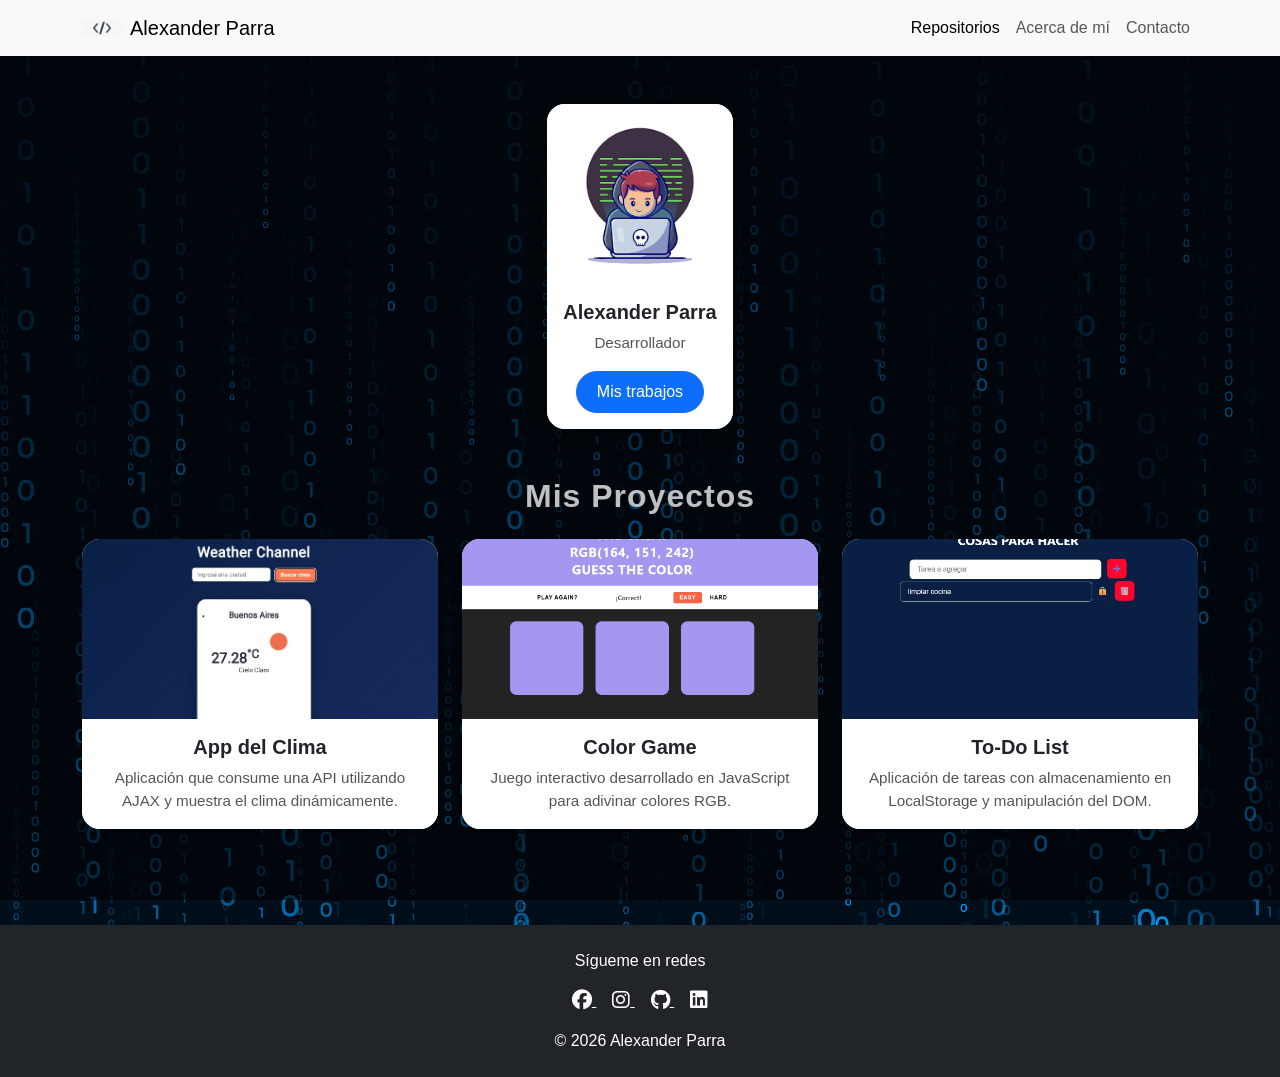
<file: index.html>
<!DOCTYPE html>
<html lang="es">
<head>
    <meta charset="UTF-8">
    <meta name="viewport" content="width=device-width, initial-scale=1.0">
    
    <link href="https://cdn.jsdelivr.net/npm/bootstrap@5.3.8/dist/css/bootstrap.min.css" 
          rel="stylesheet">

    <link rel="stylesheet" 
          href="https://cdnjs.cloudflare.com/ajax/libs/font-awesome/6.5.1/css/all.min.css">

    <link rel="stylesheet" href="./styles.css">

    <title>Portfolio | Alexander Parra</title>
</head>

<body class="d-flex flex-column min-vh-100">

<main class="flex-fill">

<nav class="navbar navbar-expand-lg navbar-light bg-light shadow-sm">
  <div class="container">
    
    <a class="navbar-brand d-flex align-items-center" href="#">
      <img src="./IMG/web img.png" alt="Logo Alexander Parra" width="40" class="me-2">
      Alexander Parra
    </a>

    <button class="navbar-toggler" type="button" data-bs-toggle="collapse" 
            data-bs-target="#navbarNav">
      <span class="navbar-toggler-icon"></span>
    </button>

    <div class="collapse navbar-collapse justify-content-end" id="navbarNav">
      <ul class="navbar-nav">

        <li class="nav-item">
          <a class="nav-link active" 
             href="https://github.com/Dey238?tab=repositories" 
             target="_blank" rel="noopener noreferrer">
             Repositorios
          </a>
        </li>

        <li class="nav-item">
          <a class="nav-link" href="./aboutMe.html">
            Acerca de mí
          </a>
        </li>

        <li class="nav-item">
          <a class="nav-link" href="./contact.html" target="_blank">
            Contacto
          </a>
        </li>

      </ul>
    </div>

  </div>
</nav>

<section class="d-flex justify-content-center my-5 px-3">
  <div class="card shadow" style="max-width: 20rem;">
    
    <img src="./IMG/devAvatar.png" 
         class="card-img-top" 
         alt="Avatar desarrollador Alexander Parra">

    <div class="card-body text-center">
        <h5 class="card-title">Alexander Parra</h5>
        <p class="card-text">Desarrollador</p>
        <a href="#proyectos" class="btn btn-primary">
          Mis trabajos
        </a>
    </div>

  </div>
</section>

<section id="proyectos" class="container my-5">
  <h2 class="text-center mb-4">Mis Proyectos</h2>

  <div class="row g-4 justify-content-center">

    <div class="col-12 col-md-6 col-lg-4">
      <div class="card h-100 shadow-sm">
        <a href="https://69a84ba22c74ad0770454414--famous-mandazi-de3b2c.netlify.app/" target="_blank" rel="noopener noreferrer">
          <img src="./IMG/Weather channel.jpg" 
               class="card-img-top" 
               alt="Aplicación del clima con AJAX">
        </a>
        <div class="card-body text-center">
          <h5 class="card-title">App del Clima</h5>
          <p class="card-text">
            Aplicación que consume una API utilizando AJAX y muestra el clima dinámicamente.
          </p>
        </div>
      </div>
    </div>

    <div class="col-12 col-md-6 col-lg-4">
      <div class="card h-100 shadow-sm">
        <a href="https://69a84c4ea5140e0574dfffdc--fastidious-puffpuff-7b0fab.netlify.app/" target="_blank" rel="noopener noreferrer">
          <img src="./IMG/ColorGame.jpg" 
               class="card-img-top" 
               alt="Juego de colores en JavaScript">
        </a>
        <div class="card-body text-center">
          <h5 class="card-title">Color Game</h5>
          <p class="card-text">
            Juego interactivo desarrollado en JavaScript para adivinar colores RGB.
          </p>
        </div>
      </div>
    </div>

    <div class="col-12 col-md-6 col-lg-4">
      <div class="card h-100 shadow-sm">
        <a href="https://69a84c9d92f7be143cf244b8--magnificent-speculoos-628ecf.netlify.app/" target="_blank" rel="noopener noreferrer">
          <img src="./IMG/To_do_list.jpg" 
               class="card-img-top" 
               alt="Lista de tareas con almacenamiento local">
        </a>
        <div class="card-body text-center">
          <h5 class="card-title">To-Do List</h5>
          <p class="card-text">
            Aplicación de tareas con almacenamiento en LocalStorage y manipulación del DOM.
          </p>
        </div>
      </div>
    </div>

  </div>
</section>
</main>

<footer class="bg-dark text-white py-4 mt-5">
  <div class="container text-center">
    
    <p>Sígueme en redes</p>

    <div class="mb-3">

      <a href="https://www.facebook.com/deyvier.alexander" 
         class="me-3 text-white" 
         target="_blank" rel="noopener noreferrer">
        <i class="fab fa-facebook fa-lg"></i>
      </a>

      <a href="https://www.instagram.com/dey.238/" 
         class="me-3 text-white" 
         target="_blank" rel="noopener noreferrer">
        <i class="fab fa-instagram fa-lg"></i>
      </a>

      <a href="https://github.com/Dey238" 
         class="me-3 text-white" 
         target="_blank" rel="noopener noreferrer">
        <i class="fab fa-github fa-lg"></i>
      </a>

      <a href="https://www.linkedin.com/in/deyvier-alexander" 
         class="text-white" 
         target="_blank" rel="noopener noreferrer">
        <i class="fab fa-linkedin fa-lg"></i>
      </a>

    </div>

    <p class="mb-0">© 2026 Alexander Parra</p>

  </div>
</footer>

<script src="https://cdn.jsdelivr.net/npm/bootstrap@5.3.8/dist/js/bootstrap.bundle.min.js"></script>

</body>
</html>
</file>
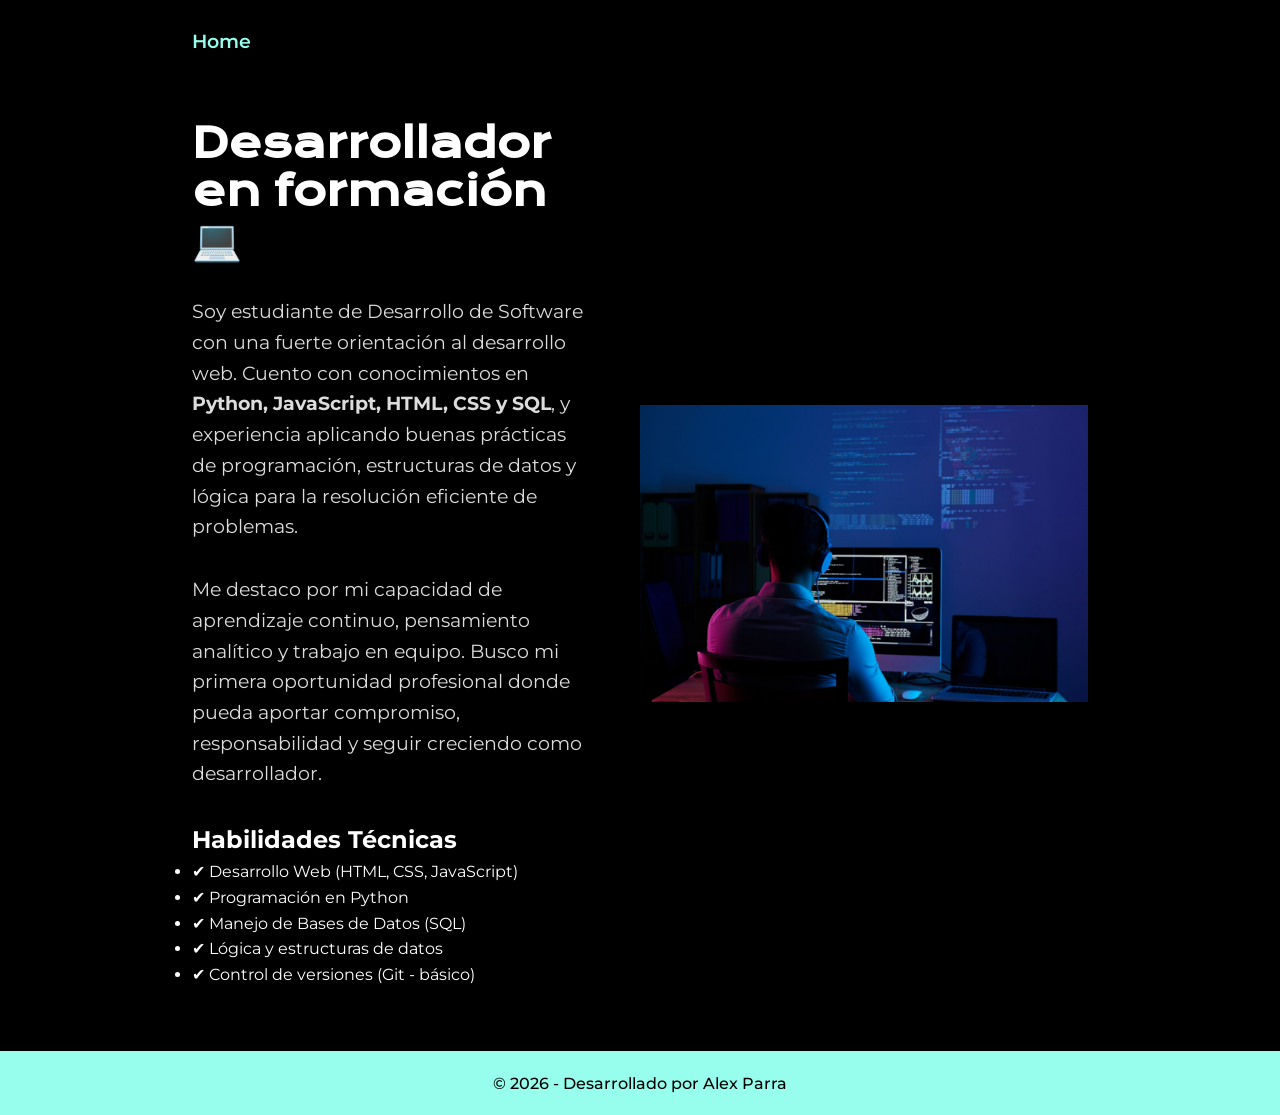
<file: aboutMe.html>
<!DOCTYPE html>
<html lang="es">
<head>
    <meta charset="UTF-8">
    <meta name="viewport" content="width=device-width, initial-scale=1.0">
    <meta name="description" content="Estudiante de desarrollo de software con conocimientos en Python, JavaScript, HTML, CSS y SQL. En búsqueda de oportunidades en desarrollo web.">
    <title>Sobre mí | Alex Parra</title>
    <link rel="stylesheet" href="./styles_aboutMe.css">
</head>

<body>

    <header class="header">
        <nav class="header__menu">
            <a class="header__menu__link" href="./index.html">Home</a>
        </nav>
    </header>

    <main class="presentacion">

        <section class="presentacion__contenido">

            <h1 class="presentacion__contenido__titulo">
                Desarrollador en formación 💻
            </h1>

            <p class="presentacion__contenido__texto">
                Soy estudiante de Desarrollo de Software con una fuerte orientación al desarrollo web.
                Cuento con conocimientos en <strong>Python, JavaScript, HTML, CSS y SQL</strong>, y experiencia aplicando buenas prácticas de programación,
                estructuras de datos y lógica para la resolución eficiente de problemas.
            </p>

            <p class="presentacion__contenido__texto">
                Me destaco por mi capacidad de aprendizaje continuo, pensamiento analítico y trabajo en equipo.
                Busco mi primera oportunidad profesional donde pueda aportar compromiso, responsabilidad
                y seguir creciendo como desarrollador.
            </p>

            <div class="presentacion__habilidades">
                <h2>Habilidades Técnicas</h2>
                <ul>
                    <li>✔ Desarrollo Web (HTML, CSS, JavaScript)</li>
                    <li>✔ Programación en Python</li>
                    <li>✔ Manejo de Bases de Datos (SQL)</li>
                    <li>✔ Lógica y estructuras de datos</li>
                    <li>✔ Control de versiones (Git - básico)</li>
                </ul>
            </div>

        </section>

        <img 
            class="presentacion__imagen" 
            src="./IMG/Recurso1.png" 
            alt="Desarrollador trabajando en su computadora">
    </main>

    <footer class="footer">
        <p>© 2026 - Desarrollado por Alex Parra</p>
    </footer>

</body>
</html>
</file>
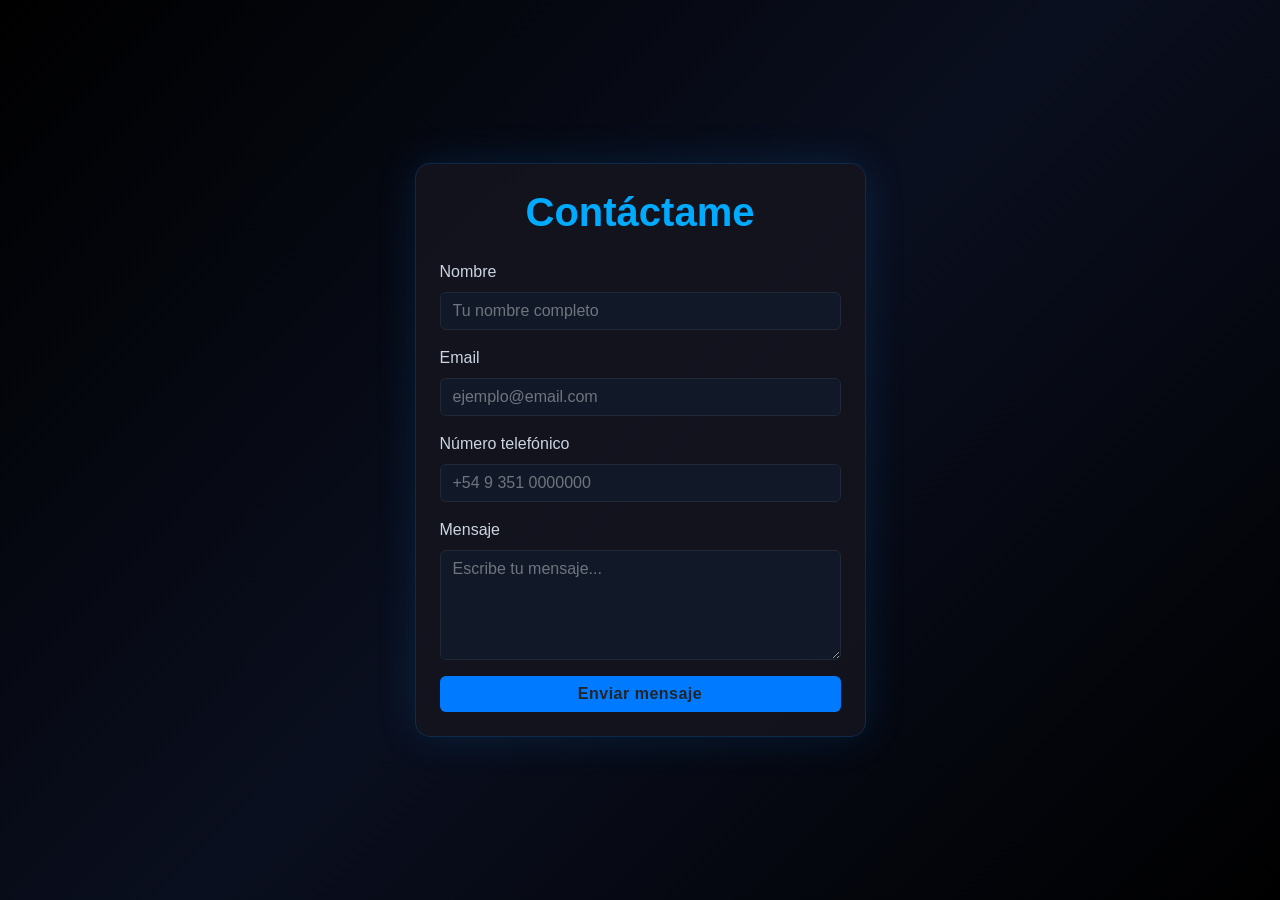
<file: contact.html>
<!DOCTYPE html>
<html lang="es">
<head>
    <meta charset="UTF-8">
    <meta name="viewport" content="width=device-width, initial-scale=1">
    <title>Contacto</title>

    <!-- Bootstrap -->
    <link href="https://cdn.jsdelivr.net/npm/bootstrap@5.3.2/dist/css/bootstrap.min.css" rel="stylesheet">

    <style>
        body {
            min-height: 100vh;
            display: flex;
            align-items: center;
            background: linear-gradient(135deg, #000000, #0a0f1f, #000000);
            font-family: "Segoe UI", sans-serif;
            color: white;
        }

        .contact-card {
            background: rgba(20, 20, 30, 0.9);
            border: 1px solid rgba(0, 140, 255, 0.2);
            border-radius: 15px;
            box-shadow: 0 0 40px rgba(0, 140, 255, 0.15);
        }

        h1 {
            color: #00aaff;
            font-weight: 600;
        }

        .form-control {
            background-color: #111827;
            border: 1px solid #1f2937;
            color: white;
        }

        .form-control:focus {
            background-color: #0f172a;
            border-color: #00aaff;
            box-shadow: 0 0 0 0.2rem rgba(0, 170, 255, 0.25);
            color: white;
        }

        .form-control::placeholder {
            color: rgba(255,255,255,0.4);
        }

        label {
            color: #cbd5e1;
            font-weight: 500;
        }

        .btn-custom {
            background: #007bff;
            border: none;
            font-weight: 600;
            letter-spacing: 0.5px;
            transition: 0.3s ease;
        }

        .btn-custom:hover {
            background: #00aaff;
            box-shadow: 0 0 15px #00aaff;
            transform: translateY(-2px);
        }

    </style>
</head>
    
<body>

<main class="container">
    <div class="row justify-content-center">
        <div class="col-md-6 col-lg-5">

            <div class="contact-card p-4">
                <h1 class="text-center mb-4">Contáctame</h1>

                <form action="https://formspree.io/f/meeeqdba" method="POST">

                    <div class="mb-3">
                        <label for="name" class="form-label">Nombre</label>
                        <input type="text" class="form-control" id="name" name="nombre" placeholder="Tu nombre completo" required>
                    </div>

                    <div class="mb-3">
                        <label for="email" class="form-label">Email</label>
                        <input type="email" class="form-control" id="email" name="email" placeholder="ejemplo@email.com" required>
                    </div>

                    <div class="mb-3">
                        <label for="tlf" class="form-label">Número telefónico</label>
                        <input type="tel" class="form-control" id="tlf" name="telefono" placeholder="+54 9 351 0000000">
                    </div>

                    <div class="mb-3">
                        <label for="mensaje" class="form-label">Mensaje</label>
                        <textarea class="form-control" id="mensaje" name="mensaje" rows="4" placeholder="Escribe tu mensaje..." required></textarea>
                    </div>

                    <div class="d-grid">
                        <button type="submit" class="btn btn-custom">
                            Enviar mensaje
                        </button>
                    </div>

                </form>
            </div>

        </div>
    </div>
</main>

</body>
</html>
</file>
<file: styles.css>
body {
  background-image: url("./IMG/sl_031420_28950_10.jpg");
  background-size: cover;
  background-position: center;
  background-repeat: no-repeat;
  min-height: 100vh;
  position: relative;
  font-family: 'Segoe UI', Tahoma, Geneva, Verdana, sans-serif;
}

body::before {
  content: "";
  position: fixed;
  inset: 0;
  background: rgba(0, 0, 0, 0.55);
  z-index: -1;
}

h2 {
  font-weight: 600;
  letter-spacing: 1px;
  color: silver;
}

.card {
  border: none;
  border-radius: 18px;
  overflow: hidden;
  transition: all 0.35s ease;
  backdrop-filter: blur(4px);
}

.card:hover {
  transform: translateY(-10px);
  box-shadow: 0 15px 30px rgba(0, 0, 0, 0.35);
}

.card img {
  height: 180px;
  object-fit: cover;
  transition: transform 0.4s ease;
}

.card:hover img {
  transform: scale(1.08);
}

.card-body {
  text-align: center;
  background: rgba(255, 255, 255, 0.95);
}

.card-title {
  font-weight: 600;
}

.card-text {
  font-size: 0.95rem;
  color: #555;
}

.btn-primary {
  border-radius: 30px;
  padding: 8px 20px;
  transition: all 0.3s ease;
}

.btn-primary:hover {
  transform: scale(1.05);
}

footer {
  backdrop-filter: blur(5px);
}

footer a {
  transition: 0.3s;
}

footer a:hover {
  color: #0d6efd !important;
}
</file>
<file: styles_aboutMe.css>
@import url('https://fonts.googleapis.com/css2?family=Krona+One&family=Montserrat:wght@100..900&display=swap');

/* VARIABLES */
:root{
    --color-primario: #000000;
    --color-secundario: #0F6292;
    --color-terciario: #97FEED;
    --color-hover: #1b1b1b;

    --fuente-monserrat: "Montserrat", sans-serif;
    --fuente-krona: "Krona One", sans-serif;
}

/* RESET */
*{
    padding: 0;
    margin: 0;
    box-sizing: border-box;
}

body{
    background-color: var(--color-primario);
    color: white;
    font-family: var(--fuente-monserrat);
    line-height: 1.6;
}

/* HEADER */
.header{
    padding: 2% 0 0 15%;
}

.header__menu{
    display: flex;
    gap: 80px;
}

.header__menu__link{
    font-size: 1.2rem;
    font-weight: 600;
    color: var(--color-terciario);
    text-decoration: none;
    transition: 0.3s ease;
}

.header__menu__link:hover{
    color: white;
}

/* PRESENTACIÓN */
.presentacion{
    padding: 5% 15%;
    display:flex;
    align-items: center;
    justify-content: space-between;
    gap: 50px;
}

.presentacion__contenido{
    width: 50%;
    display: flex;
    flex-direction: column;
    gap: 32px;
}

.presentacion__contenido__titulo{
    font-size: 2.5rem;
    font-family: var(--fuente-krona);
    line-height: 1.2;
}

.titulo-destaque{
    color: var(--color-terciario);
}

.presentacion__contenido__texto{
    font-size: 1.2rem;
    color: #dcdcdc;
}

/* ENLACES */
.presentacion__enlaces{
    display: flex;
    flex-direction: column;
    align-items: center;
    gap: 24px;
}

.presentacion__enlaces__subtitulo{
    font-family: var(--fuente-krona);
    font-size: 1.2rem;
    font-weight: 400;
}

.presentacion__enlaces__link{
    width: 60%;
    text-align: center;
    padding: 16px 0;
    border-radius: 8px;
    font-size: 1.1rem;
    font-weight: 600;
    text-decoration: none;
    color: var(--color-terciario);
    border: 2px solid var(--color-terciario);
    display: flex;
    justify-content: center;
    gap: 12px;
    transition: 0.3s ease;
}

.presentacion__enlaces__link:hover{
    background-color: var(--color-hover);
    transform: translateY(-3px);
}

/* IMAGEN */
.presentacion__imagen{
    width: 50%;
    max-width: 500px;
}

/* FOOTER */
.footer{
    background-color: var(--color-terciario);
    padding: 1.2rem;
    color: var(--color-primario);
    text-align: center;
    font-size: 1rem;
    font-weight: 500;
}

/* RESPONSIVE */
@media(max-width: 1200px) {

    .header{
        padding: 5%;
    }

    .header__menu{
        justify-content: center;
    }

    .presentacion{
        flex-direction: column-reverse;
        padding: 8%;
        text-align: center;
    }

    .presentacion__contenido{
        width: 100%;
    }

    .presentacion__imagen{
        width: 70%;
    }

    .presentacion__enlaces__link{
        width: 80%;
    }
}
</file>
